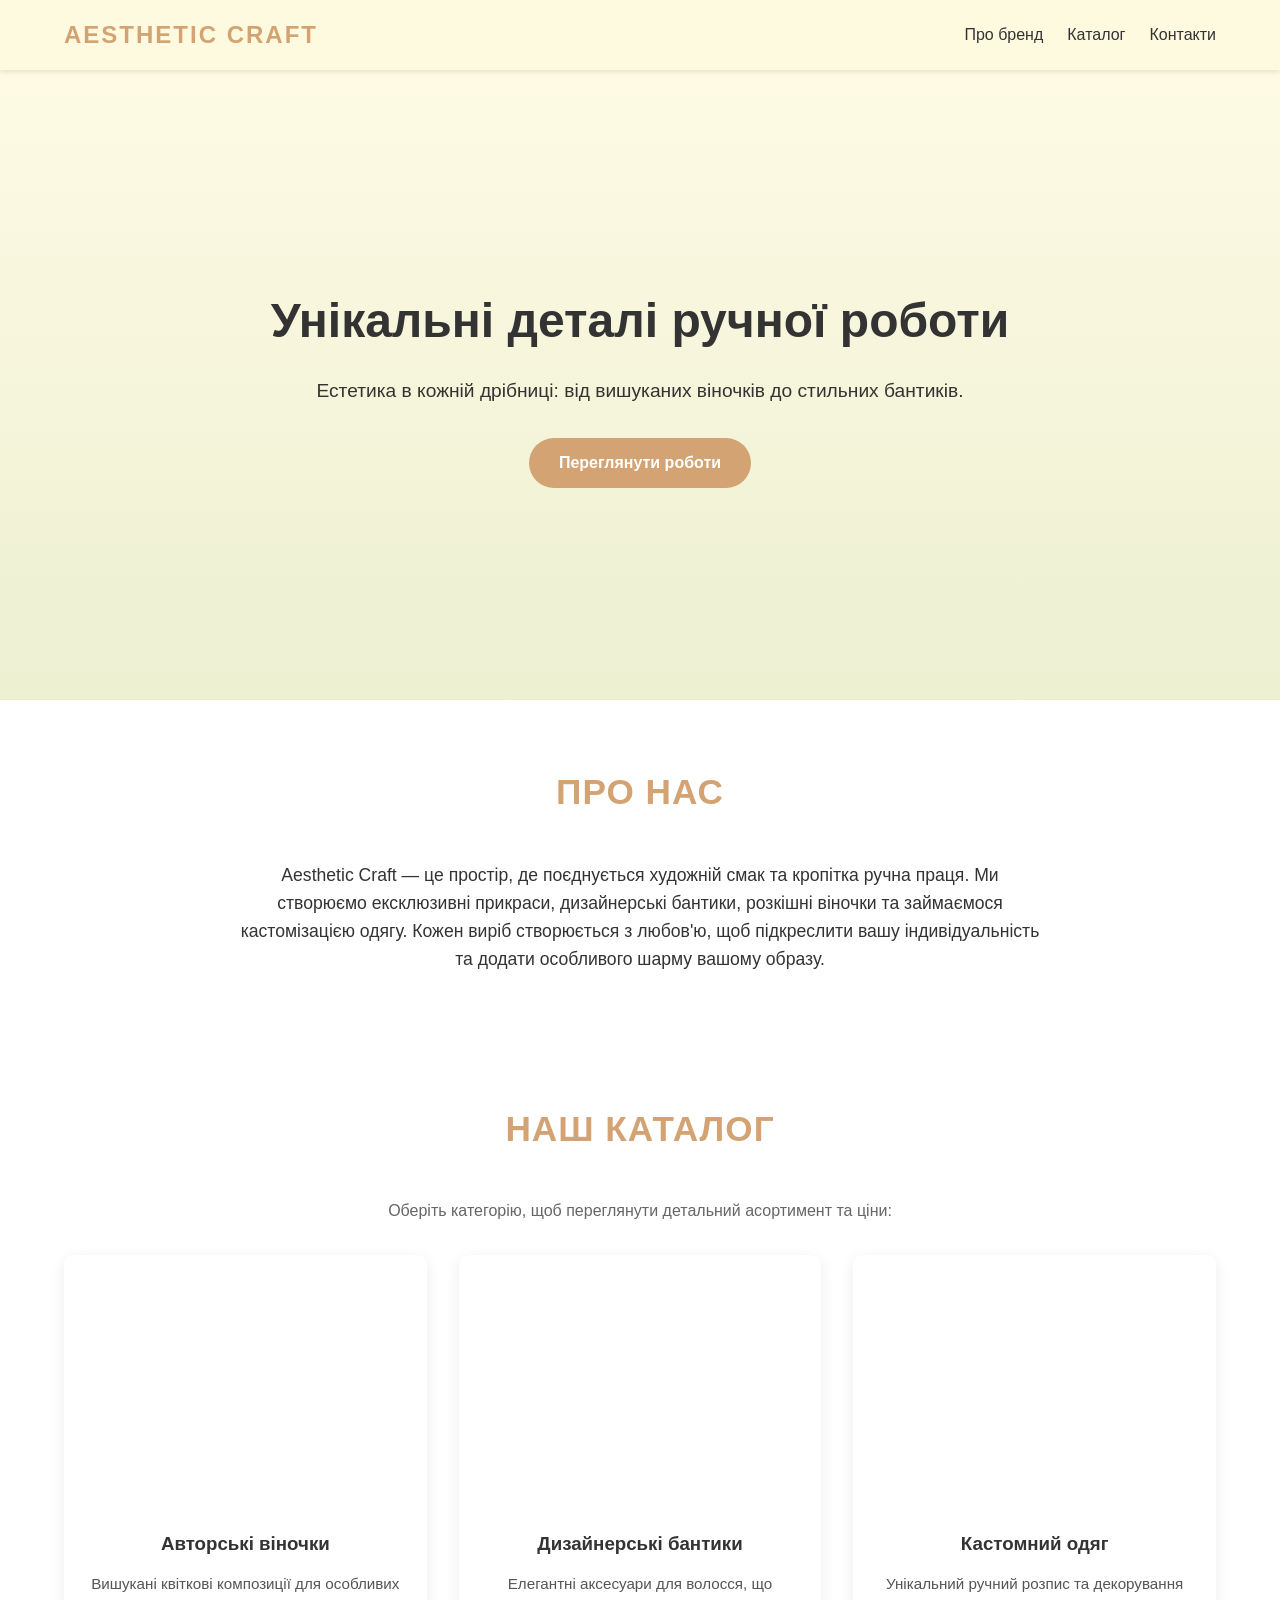
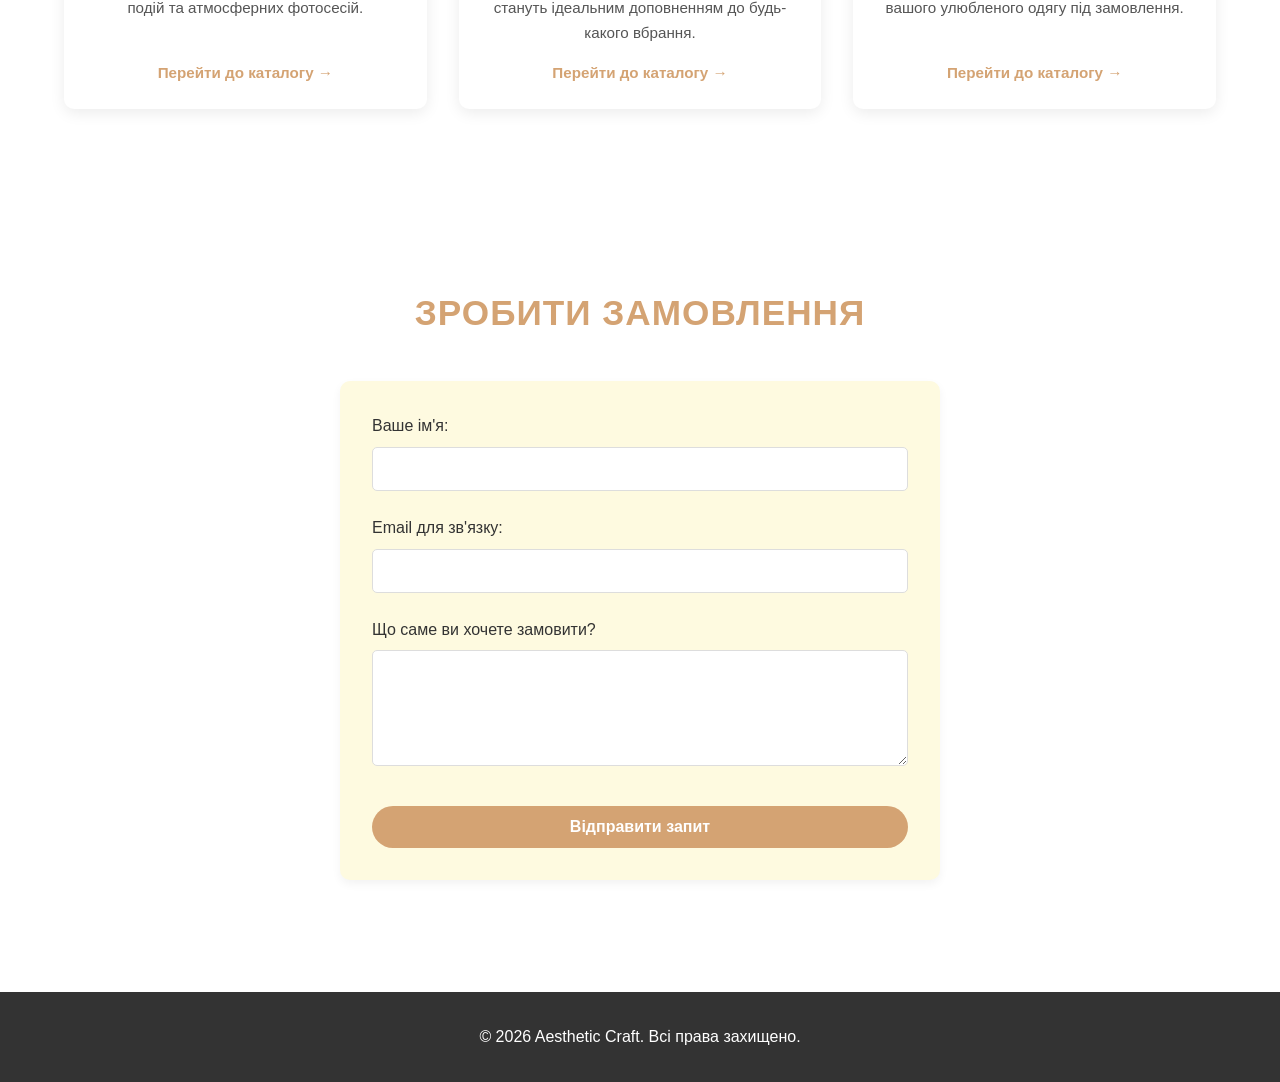
<file: index.html>
<!DOCTYPE html>
<html lang="uk">
<head>
    <meta charset="UTF-8">
    <meta name="viewport" content="width=device-width, initial-scale=1.0">
    <title>Aesthetic Craft | Хендмейд прикраси та кастомний одяг</title>
    <link rel="stylesheet" href="style.css">
</head>
<body>
    <header>
        <div class="logo">Aesthetic Craft</div>
        <nav>
            <ul>
                <li><a href="#about">Про бренд</a></li>
                <li><a href="#catalog">Каталог</a></li>
                <li><a href="#contact">Контакти</a></li>
            </ul>
        </nav>
    </header>

    <main>
        <section id="hero">
            <div class="hero-text">
                <h1>Унікальні деталі ручної роботи</h1>
                <p>Естетика в кожній дрібниці: від вишуканих віночків до стильних бантиків.</p>
                <a href="#catalog" class="btn">Переглянути роботи</a>
            </div>
        </section>

        <section id="about">
            <h2>Про нас</h2>
            <p>Aesthetic Craft — це простір, де поєднується художній смак та кропітка ручна праця. Ми створюємо ексклюзивні прикраси, дизайнерські бантики, розкішні віночки та займаємося кастомізацією одягу. Кожен виріб створюється з любов'ю, щоб підкреслити вашу індивідуальність та додати особливого шарму вашому образу.</p>
        </section>

        <section id="catalog">
            <h2>Наш Каталог</h2>
            <p style="text-align: center; margin-bottom: 2rem; color: #666;">Оберіть категорію, щоб переглянути детальний асортимент та ціни:</p>
            <div class="grid-container">
                <a href="wreaths.html" class="card-link">
                    <article class="card">
                        <div class="card-img" id="img-wreaths"></div>
                        <h3>Авторські віночки</h3>
                        <p>Вишукані квіткові композиції для особливих подій та атмосферних фотосесій.</p>
                        <span class="more-btn">Перейти до каталогу &rarr;</span>
                    </article>
                </a>
                <a href="bows.html" class="card-link">
                    <article class="card">
                        <div class="card-img" id="img-bows"></div>
                        <h3>Дизайнерські бантики</h3>
                        <p>Елегантні аксесуари для волосся, що стануть ідеальним доповненням до будь-какого вбрання.</p>
                        <span class="more-btn">Перейти до каталогу &rarr;</span>
                    </article>
                </a>
                <a href="custom.html" class="card-link">
                    <article class="card">
                        <div class="card-img" id="img-custom"></div>
                        <h3>Кастомний одяг</h3>
                        <p>Унікальний ручний розпис та декорування вашого улюбленого одягу під замовлення.</p>
                        <span class="more-btn">Перейти до каталогу &rarr;</span>
                    </article>
                </a>
            </div>
        </section>

        <section id="contact">
            <h2>Зробити замовлення</h2>
            <form action="#" method="get">
                <div class="form-group">
                    <label for="name">Ваше ім'я:</label>
                    <input type="text" id="name" name="name" required>
                </div>
                
                <div class="form-group">
                    <label for="email">Email для зв'язку:</label>
                    <input type="email" id="email" name="email" required>
                </div>

                <div class="form-group">
                    <label for="message">Що саме ви хочете замовити?</label>
                    <textarea id="message" name="message" rows="5" required></textarea>
                </div>

                <button type="submit" class="btn">Відправити запит</button>
            </form>
        </section>
    </main>

    <footer>
        <p>&copy; 2026 Aesthetic Craft. Всі права захищено.</p>
    </footer>
</body>
</html>
</file>
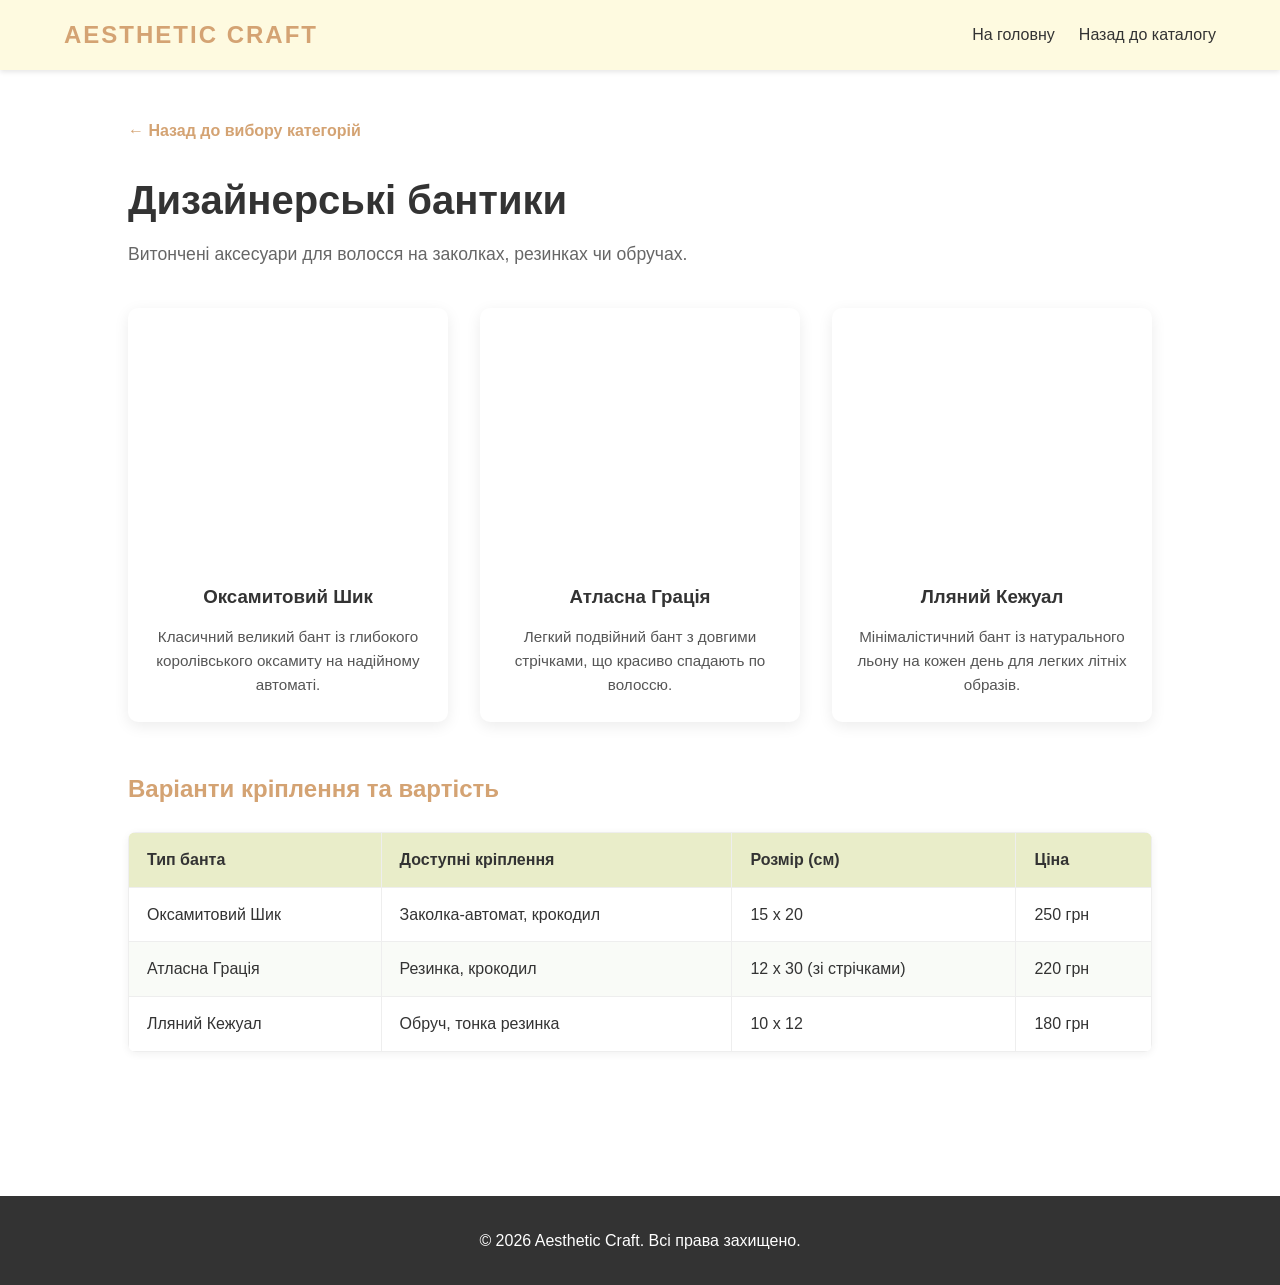
<file: bows.html>
<!DOCTYPE html>
<html lang="uk">
<head>
    <meta charset="UTF-8">
    <meta name="viewport" content="width=device-width, initial-scale=1.0">
    <title>Дизайнерські бантики | Aesthetic Craft</title>
    <link rel="stylesheet" href="style.css">
</head>
<body>
    <header>
        <div class="logo">Aesthetic Craft</div>
        <nav>
            <ul>
                <li><a href="index.html">На головну</a></li>
                <li><a href="index.html#catalog">Назад до каталогу</a></li>
            </ul>
        </nav>
    </header>

    <main class="catalog-page">
        <a href="index.html#catalog" class="back-link">&larr; Назад до вибору категорій</a>
        <h1>Дизайнерські бантики</h1>
        <p class="page-subtitle">Витончені аксесуари для волосся на заколках, резинках чи обручах.</p>

        <div class="grid-container">
            <article class="card">
                <!-- Оксамитовий бант -->
                <div class="card-img" style="background-image: url('https://images.unsplash.com/photo-1513201099705-a9746e1e201f?auto=format&fit=crop&w=600&q=80');"></div>
                <h3>Оксамитовий Шик</h3>
                <p>Класичний великий бант із глибокого королівського оксамиту на надійному автоматі.</p>
            </article>
            <article class="card">
                <!-- Оновлено: Шовковий/атласний бант замість парфумів -->
                <div class="card-img" style="background-image: url('https://images.unsplash.com/photo-1611085583191-a3b1a30a8a3a?auto=format&fit=crop&w=600&q=80');"></div>
                <h3>Атласна Грація</h3>
                <p>Легкий подвійний бант з довгими стрічками, що красиво спадають по волоссю.</p>
            </article>
            <article class="card">
                <!-- Оновлено: Тканинний хендмейд бант замість браслета -->
                <div class="card-img" style="background-image: url('https://images.prom.ua/6321852961_w200_h200_bulavka-bant-iz.jpg');"></div>
                <h3>Лляний Кежуал</h3>
                <p>Мінімалістичний бант із натурального льону на кожен день для легких літніх образів.</p>
            </article>
        </div>

        <h2>Варіанти кріплення та вартість</h2>
        <table class="info-table">
            <thead>
                <tr>
                    <th>Тип банта</th>
                    <th>Доступні кріплення</th>
                    <th>Розмір (см)</th>
                    <th>Ціна</th>
                </tr>
            </thead>
            <tbody>
                <tr>
                    <td>Оксамитовий Шик</td>
                    <td>Заколка-автомат, крокодил</td>
                    <td>15 x 20</td>
                    <td>250 грн</td>
                </tr>
                <tr>
                    <td>Атласна Грація</td>
                    <td>Резинка, крокодил</td>
                    <td>12 x 30 (зі стрічками)</td>
                    <td>220 грн</td>
                </tr>
                <tr>
                    <td>Лляний Кежуал</td>
                    <td>Обруч, тонка резинка</td>
                    <td>10 x 12</td>
                    <td>180 грн</td>
                </tr>
            </tbody>
        </table>
    </main>

    <footer>
        <p>&copy; 2026 Aesthetic Craft. Всі права захищено.</p>
    </footer>
</body>
</html>
</file>
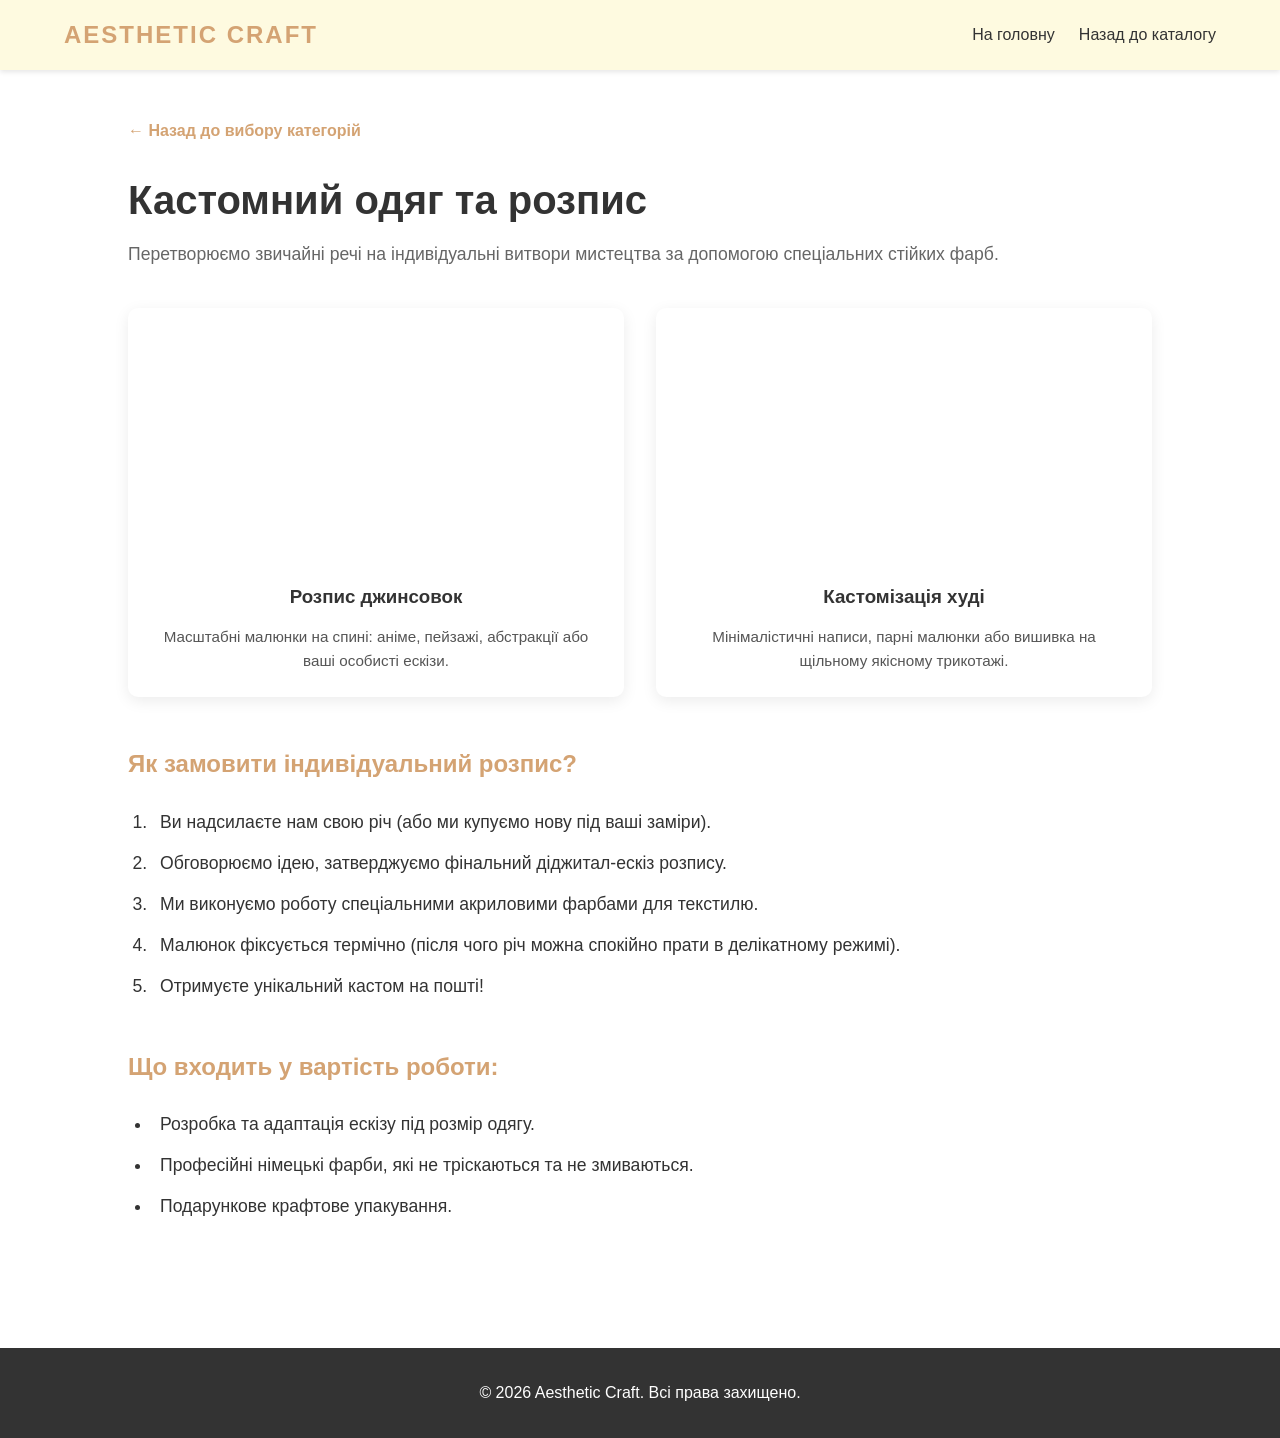
<file: custom.html>
<!DOCTYPE html>
<html lang="uk">
<head>
    <meta charset="UTF-8">
    <meta name="viewport" content="width=device-width, initial-scale=1.0">
    <title>Кастомний одяг | Aesthetic Craft</title>
    <link rel="stylesheet" href="style.css">
</head>
<body>
    <header>
        <div class="logo">Aesthetic Craft</div>
        <nav>
            <ul>
                <li><a href="index.html">На головну</a></li>
                <li><a href="index.html#catalog">Назад до каталогу</a></li>
            </ul>
        </nav>
    </header>

    <main class="catalog-page">
        <a href="index.html#catalog" class="back-link">&larr; Назад до вибору категорій</a>
        <h1>Кастомний одяг та розпис</h1>
        <p class="page-subtitle">Перетворюємо звичайні речі на індивідуальні витвори мистецтва за допомогою спеціальних стійких фарб.</p>

        <div class="grid-container">
            <article class="card">
                <div class="card-img" style="background-image: url('https://images.unsplash.com/photo-1576995853123-5a10305d93c0?auto=format&fit=crop&w=600&q=80');"></div>
                <h3>Розпис джинсовок</h3>
                <p>Масштабні малюнки на спині: аніме, пейзажі, абстракції або ваші особисті ескізи.</p>
            </article>
            <article class="card">
                <div class="card-img" style="background-image: url('https://images.unsplash.com/photo-1556821840-3a63f95609a7?auto=format&fit=crop&w=600&q=80');"></div>
                <h3>Кастомізація худі</h3>
                <p>Мінімалістичні написи, парні малюнки або вишивка на щільному якісному трикотажі.</p>
            </article>
        </div>

        <div class="custom-info-section">
            <h2>Як замовити індивідуальний розпис?</h2>
            <ol class="process-list">
                <li>Ви надсилаєте нам свою річ (або ми купуємо нову під ваші заміри).</li>
                <li>Обговорюємо ідею, затверджуємо фінальний діджитал-ескіз розпису.</li>
                <li>Ми виконуємо роботу спеціальними акриловими фарбами для текстилю.</li>
                <li>Малюнок фіксується термічно (після чого річ можна спокійно прати в делікатному режимі).</li>
                <li>Отримуєте унікальний кастом на пошті!</li>
            </ol>

            <h2>Що входить у вартість роботи:</h2>
            <ul class="materials-list">
                <li>Розробка та адаптація ескізу під розмір одягу.</li>
                <li>Професійні німецькі фарби, які не тріскаються та не змиваються.</li>
                <li>Подарункове крафтове упакування.</li>
            </ul>
        </div>
    </main>

    <footer>
        <p>&copy; 2026 Aesthetic Craft. Всі права захищено.</p>
    </footer>
</body>
</html>
</file>
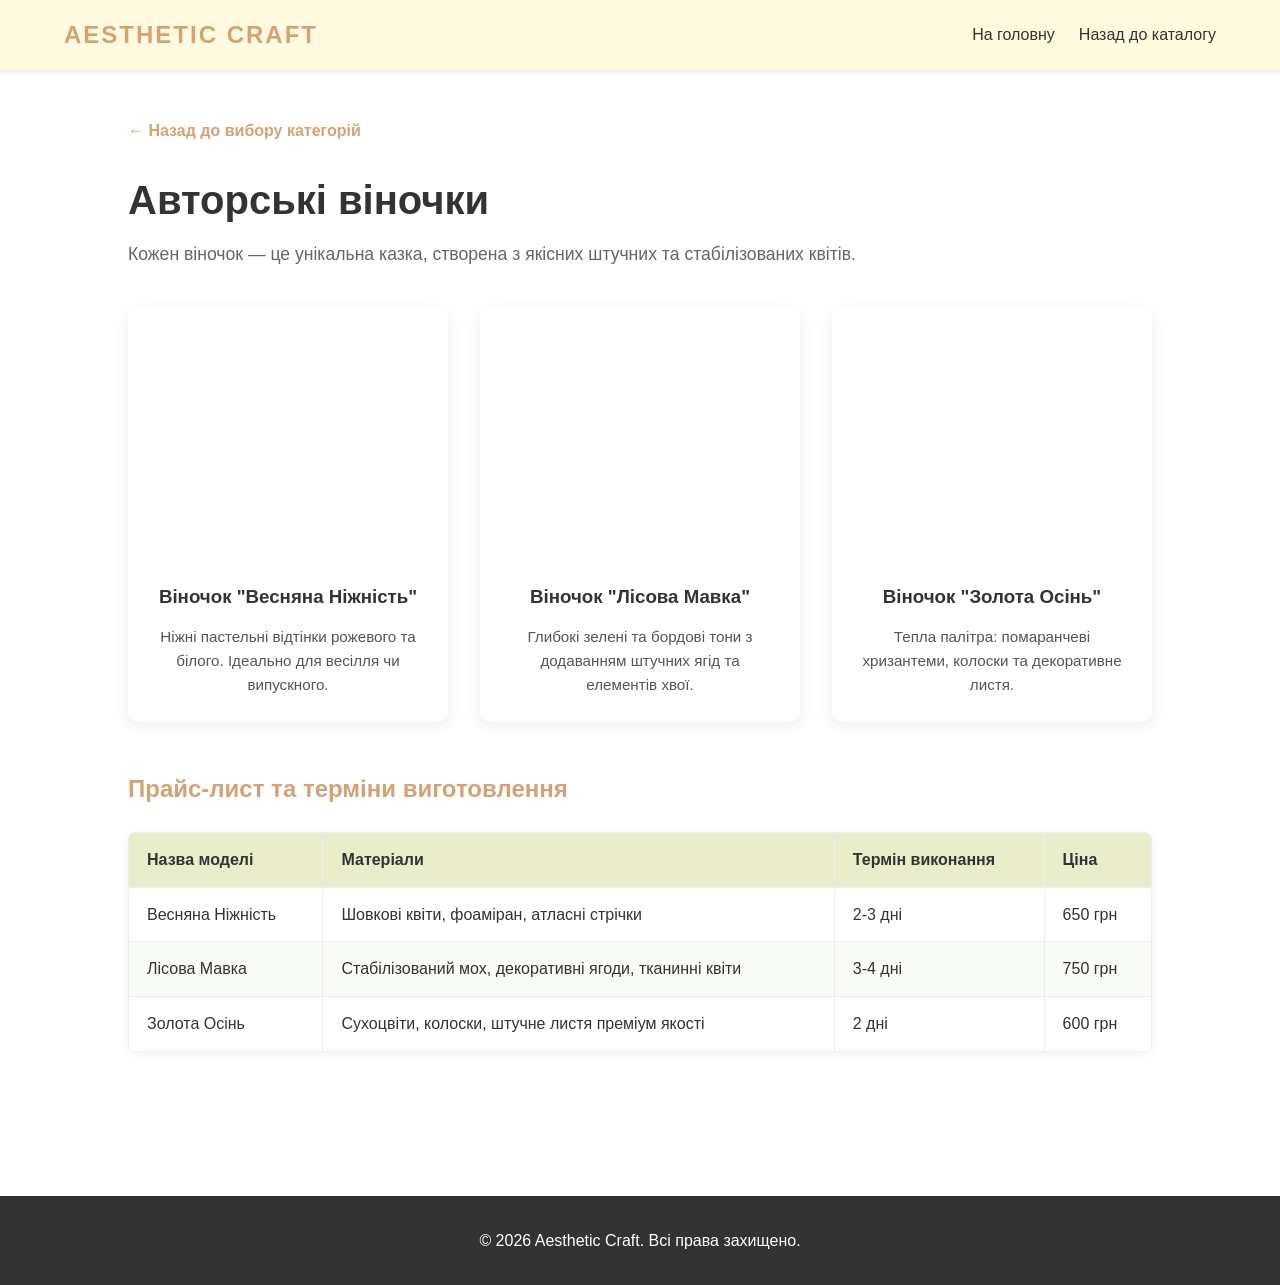
<file: wreaths.html>
<!DOCTYPE html>
<html lang="uk">
<head>
    <meta charset="UTF-8">
    <meta name="viewport" content="width=device-width, initial-scale=1.0">
    <title>Авторські віночки | Aesthetic Craft</title>
    <link rel="stylesheet" href="style.css">
</head>
<body>
    <header>
        <div class="logo">Aesthetic Craft</div>
        <nav>
            <ul>
                <li><a href="index.html">На головну</a></li>
                <li><a href="index.html#catalog">Назад до каталогу</a></li>
            </ul>
        </nav>
    </header>

    <main class="catalog-page">
        <a href="index.html#catalog" class="back-link">&larr; Назад до вибору категорій</a>
        <h1>Авторські віночки</h1>
        <p class="page-subtitle">Кожен віночок — це унікальна казка, створена з якісних штучних та стабілізованих квітів.</p>

        <div class="grid-container">
            <article class="card">
                <div class="card-img" style="background-image: url('https://images.unsplash.com/photo-1515562141207-7a8efd3883a4?auto=format&fit=crop&w=600&q=80');"></div>
                <h3>Віночок "Весняна Ніжність"</h3>
                <p>Ніжні пастельні відтінки рожевого та білого. Ідеально для весілля чи випускного.</p>
            </article>
            <article class="card">
                <div class="card-img" style="background-image: url('https://images.unsplash.com/photo-1546842931-886c185b4c8c?auto=format&fit=crop&w=600&q=80');"></div>
                <h3>Віночок "Лісова Мавка"</h3>
                <p>Глибокі зелені та бордові тони з додаванням штучних ягід та елементів хвої.</p>
            </article>
            <article class="card">
                <div class="card-img" style="background-image: url('https://images.unsplash.com/photo-1526047932273-341f2a7631f9?auto=format&fit=crop&w=600&q=80');"></div>
                <h3>Віночок "Золота Осінь"</h3>
                <p>Тепла палітра: помаранчеві хризантеми, колоски та декоративне листя.</p>
            </article>
        </div>

        <h2>Прайс-лист та терміни виготовлення</h2>
        <table class="info-table">
            <thead>
                <tr>
                    <th>Назва моделі</th>
                    <th>Матеріали</th>
                    <th>Термін виконання</th>
                    <th>Ціна</th>
                </tr>
            </thead>
            <tbody>
                <tr>
                    <td>Весняна Ніжність</td>
                    <td>Шовкові квіти, фоаміран, атласні стрічки</td>
                    <td>2-3 дні</td>
                    <td>650 грн</td>
                </tr>
                <tr>
                    <td>Лісова Мавка</td>
                    <td>Стабілізований мох, декоративні ягоди, тканинні квіти</td>
                    <td>3-4 дні</td>
                    <td>750 грн</td>
                </tr>
                <tr>
                    <td>Золота Осінь</td>
                    <td>Сухоцвіти, колоски, штучне листя преміум якості</td>
                    <td>2 дні</td>
                    <td>600 грн</td>
                </tr>
            </tbody>
        </table>
    </main>

    <footer>
        <p>&copy; 2026 Aesthetic Craft. Всі права захищено.</p>
    </footer>
</body>
</html>
</file>
<file: style.css>
/* Базові налаштування та змінні */
:root {
    --primary-color: #d4a373;
    --secondary-color: #fefae0;
    --text-color: #333333;
    --bg-color: #ffffff;
    --accent-color: #e9edc9;
}

* {
    margin: 0;
    padding: 0;
    box-sizing: border-box;
}

body {
    font-family: 'Segoe UI', Tahoma, Geneva, Verdana, sans-serif;
    line-height: 1.6;
    color: var(--text-color);
    background-color: var(--bg-color);
}

/* Шапка сайту та Навігація */
header {
    background-color: var(--secondary-color);
    padding: 1rem 5%;
    display: flex;
    justify-content: space-between;
    align-items: center;
    box-shadow: 0 2px 5px rgba(0,0,0,0.1);
    position: sticky;
    top: 0;
    z-index: 1000;
}

.logo {
    font-size: 1.5rem;
    font-weight: bold;
    color: var(--primary-color);
    text-transform: uppercase;
    letter-spacing: 2px;
}

nav ul {
    list-style: none;
    display: flex;
    gap: 1.5rem;
}

nav a {
    text-decoration: none;
    color: var(--text-color);
    font-weight: 500;
    transition: color 0.3s ease;
}

nav a:hover {
    color: var(--primary-color);
}

/* Головний банер (Hero) */
#hero {
    height: 70vh;
    background: linear-gradient(rgba(254, 250, 224, 0.85), rgba(233, 237, 201, 0.85)), 
                url('https://images.unsplash.com/photo-1515562141207-7a8efd3883a4?auto=format&fit=crop&w=1920&q=80') center/cover;
    display: flex;
    align-items: center;
    justify-content: center;
    text-align: center;
    padding: 0 20px;
}

.hero-text h1 {
    font-size: 3rem;
    margin-bottom: 1rem;
    color: var(--text-color);
}

.hero-text p {
    font-size: 1.2rem;
    margin-bottom: 2rem;
}

.btn {
    display: inline-block;
    padding: 12px 30px;
    background-color: var(--primary-color);
    color: #fff;
    text-decoration: none;
    border-radius: 25px;
    border: none;
    cursor: pointer;
    font-size: 1rem;
    font-weight: bold;
    transition: background-color 0.3s, transform 0.2s;
}

.btn:hover {
    background-color: #bc8a5f;
    transform: translateY(-3px);
}

/* Загальні стилі секцій */
section {
    padding: 4rem 5%;
}

section h2 {
    text-align: center;
    margin-bottom: 2.5rem;
    font-size: 2.2rem;
    color: var(--primary-color);
    text-transform: uppercase;
    letter-spacing: 1px;
}

/* Секція "Про нас" */
#about p {
    max-width: 800px;
    margin: 0 auto;
    text-align: center;
    font-size: 1.1rem;
}

/* Каталог (CSS Grid) */
.grid-container {
    display: grid;
    grid-template-columns: repeat(auto-fit, minmax(300px, 1fr));
    gap: 2rem;
    margin-bottom: 3rem;
}

.card-link {
    text-decoration: none;
    color: inherit;
    display: block;
}

.card {
    background: var(--bg-color);
    border-radius: 10px;
    overflow: hidden;
    box-shadow: 0 4px 15px rgba(0,0,0,0.08);
    transition: transform 0.3s ease, box-shadow 0.3s ease;
    text-align: center;
    padding-bottom: 1.5rem;
    height: 100%;
    display: flex;
    flex-direction: column;
}

.card:hover {
    transform: translateY(-10px);
    box-shadow: 0 8px 25px rgba(0,0,0,0.15);
}

.card-img {
    height: 250px;
    width: 100%;
    margin-bottom: 1.5rem;
    background-position: center;
    background-size: cover;
}

#img-wreaths { background-image: url('https://images.unsplash.com/photo-1528698827591-e19ccd7bc23d?auto=format&fit=crop&w=600&q=80'); }
#img-bows { background-image: url('https://images.unsplash.com/photo-1607344645866-009c320b63e0?auto=format&fit=crop&w=600&q=80'); }
#img-custom { background-image: url('https://images.unsplash.com/photo-1550614000-4b95d4ed7942?auto=format&fit=crop&w=600&q=80'); }

.card h3 {
    margin-bottom: 0.8rem;
    color: var(--text-color);
    padding: 0 1rem;
}

.card p {
    padding: 0 1.5rem;
    color: #555;
    font-size: 0.95rem;
    flex-grow: 1;
}

.more-btn {
    display: inline-block;
    margin-top: 1rem;
    color: var(--primary-color);
    font-weight: bold;
    font-size: 0.95rem;
}

/* Стилі для внутрішніх сторінок каталогів */
.catalog-page {
    padding: 3rem 10%;
}

.catalog-page h1 {
    color: var(--text-color);
    margin-bottom: 0.5rem;
    font-size: 2.5rem;
}

.page-subtitle {
    color: #666;
    font-size: 1.1rem;
    margin-bottom: 2.5rem;
}

.back-link {
    display: inline-block;
    color: var(--primary-color);
    text-decoration: none;
    font-weight: bold;
    margin-bottom: 1.5rem;
    transition: color 0.2s;
}

.back-link:hover {
    color: #bc8a5f;
}

.catalog-page h2 {
    margin-top: 3rem;
    margin-bottom: 1.5rem;
    text-align: left;
    color: var(--primary-color);
}

/* Стилізація HTML таблиць */
.info-table {
    width: 100%;
    border-collapse: collapse;
    margin: 1.5rem 0 3rem 0;
    background: #fff;
    box-shadow: 0 2px 8px rgba(0,0,0,0.06);
    border-radius: 8px;
    overflow: hidden;
}

.info-table th, .info-table td {
    padding: 14px 18px;
    border: 1px solid #eeeeee;
    text-align: left;
}

.info-table th {
    background-color: var(--accent-color);
    color: var(--text-color);
    font-weight: 600;
}

.info-table tr:nth-child(even) {
    background-color: #f9fbf7;
}

/* Стилізація списків */
.process-list, .materials-list {
    margin: 1.5rem 0 2rem 1.5rem;
    font-size: 1.1rem;
}

.process-list li, .materials-list li {
    margin-bottom: 0.8rem;
    padding-left: 0.5rem;
}

/* Форма контактів */
#contact form {
    max-width: 600px;
    margin: 0 auto;
    background-color: var(--secondary-color);
    padding: 2rem;
    border-radius: 10px;
    box-shadow: 0 4px 10px rgba(0,0,0,0.05);
}

.form-group {
    margin-bottom: 1.5rem;
    display: flex;
    flex-direction: column;
}

.form-group label {
    margin-bottom: 0.5rem;
    font-weight: 500;
    color: var(--text-color);
}

.form-group input, 
.form-group textarea {
    padding: 12px;
    border: 1px solid #ddd;
    border-radius: 5px;
    font-family: inherit;
    font-size: 1rem;
    transition: border-color 0.3s;
}

.form-group input:focus, 
.form-group textarea:focus {
    outline: none;
    border-color: var(--primary-color);
}

#contact .btn {
    width: 100%;
    margin-top: 1rem;
}

/* Підвал сайту (Footer) */
footer {
    background-color: var(--text-color);
    color: #fff;
    text-align: center;
    padding: 2rem;
    margin-top: 3rem;
}

/* Адаптивність (Media Queries) */
@media (max-width: 768px) {
    header {
        flex-direction: column;
        gap: 1rem;
    }
    
    .hero-text h1 {
        font-size: 2.2rem;
    }
    
    section, .catalog-page {
        padding: 2rem 5%;
    }
    
    .info-table {
        display: block;
        overflow-x: auto;
    }
}
</file>
